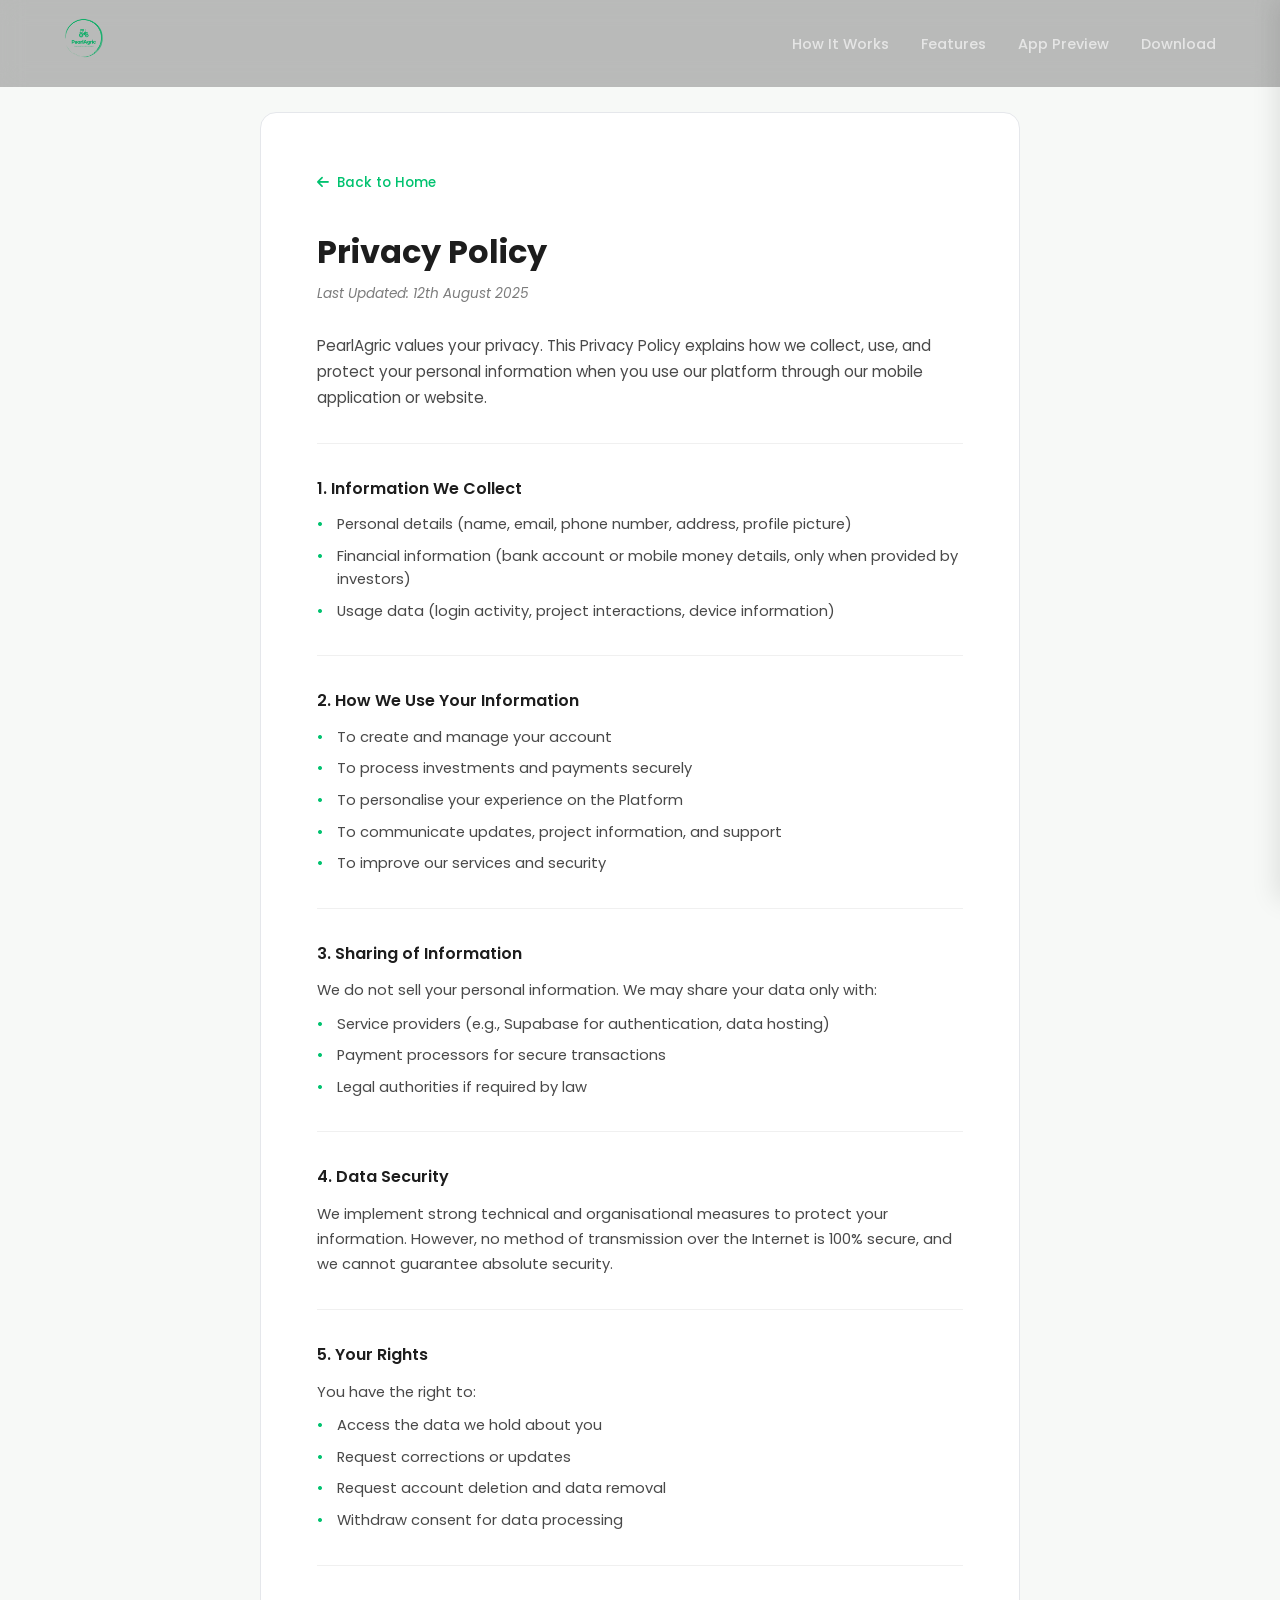
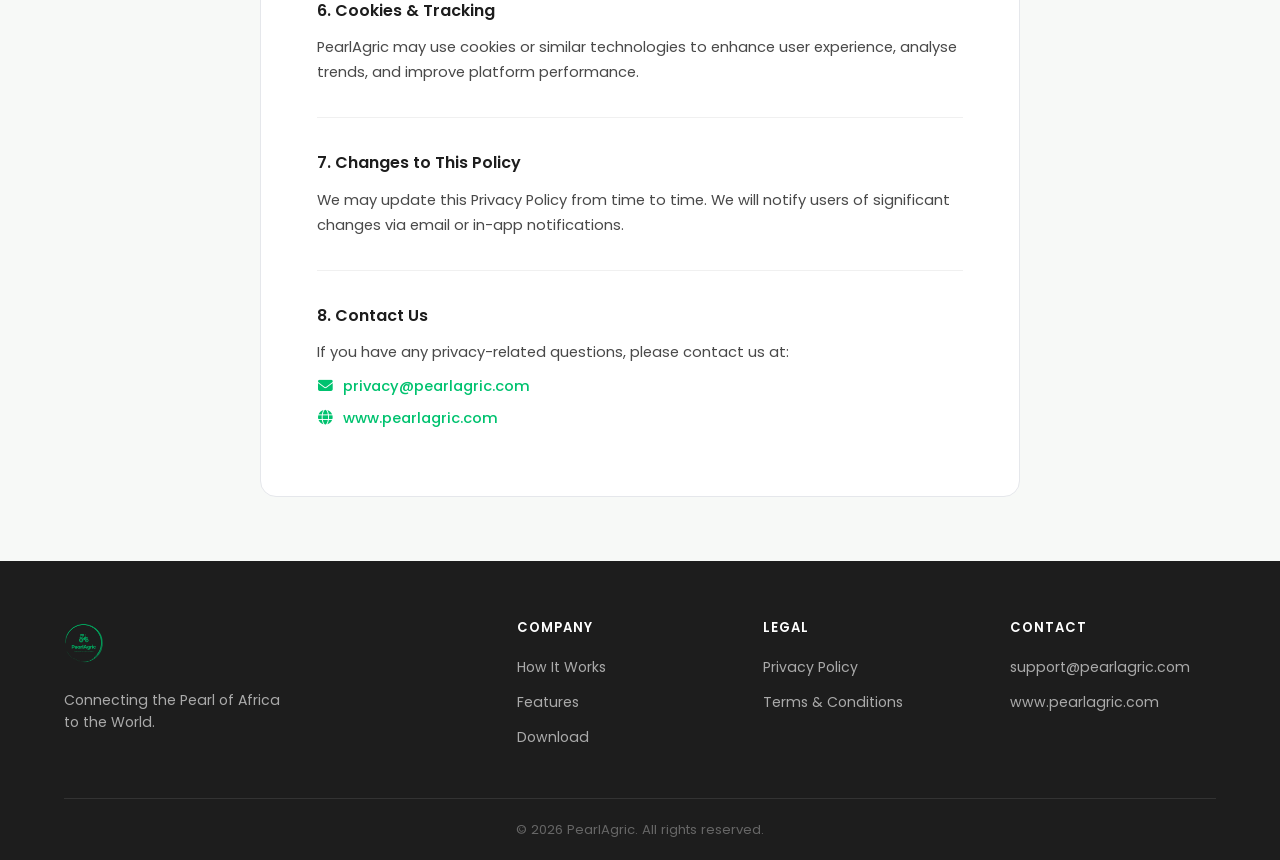
<file: privacy.html>
<!DOCTYPE html>
<html lang="en">
<head>
  <meta charset="UTF-8" />
  <meta name="viewport" content="width=device-width, initial-scale=1.0"/>
  <title>Privacy Policy | PearlAgric</title>
  <link rel="stylesheet" href="styles.css"/>
  <link rel="stylesheet" href="legal.css"/>
  <link rel="preconnect" href="https://fonts.googleapis.com">
  <link href="https://fonts.googleapis.com/css2?family=Poppins:wght@400;500;600;700&display=swap" rel="stylesheet">
  <link rel="stylesheet" href="https://cdnjs.cloudflare.com/ajax/libs/font-awesome/6.5.0/css/all.min.css"/>
</head>
<body>

  <!-- Navbar -->
  <header class="navbar">
    <div class="container nav-content">
      <a href="index.html"><img src="images/logo.png" alt="PearlAgric Logo" class="logo"/></a>
      <nav class="desktop-nav">
        <ul>
          <li><a href="index.html#how-it-works">How It Works</a></li>
          <li><a href="index.html#features">Features</a></li>
          <li><a href="index.html#screenshots">App Preview</a></li>
          <li><a href="index.html#download">Download</a></li>
        </ul>
      </nav>
      <button class="nav-toggle" aria-label="Open menu" aria-expanded="false">
        <i class="fa-solid fa-bars"></i>
      </button>
    </div>
  </header>

  <!-- Mobile Nav -->
  <div class="mobile-nav-overlay"></div>
  <nav class="mobile-nav" aria-label="Mobile navigation">
    <div class="mobile-nav-header">
      <img src="images/logo.png" alt="PearlAgric Logo" class="logo"/>
      <button class="nav-close" aria-label="Close menu"><i class="fa-solid fa-xmark"></i></button>
    </div>
    <ul>
      <li><a href="index.html#how-it-works">How It Works</a></li>
      <li><a href="index.html#features">Features</a></li>
      <li><a href="index.html#screenshots">App Preview</a></li>
      <li><a href="index.html#download">Download</a></li>
    </ul>
  </nav>

  <!-- Content -->
  <main class="legal-page">
    <div class="legal-container">
      <a href="index.html" class="back-link"><i class="fa-solid fa-arrow-left"></i> Back to Home</a>
      <h1>Privacy Policy</h1>
      <p class="legal-date">Last Updated: 12th August 2025</p>

      <p class="legal-intro">
        PearlAgric values your privacy. This Privacy Policy explains how we collect, use, and protect your personal information when you use our platform through our mobile application or website.
      </p>

      <section class="legal-section">
        <h2>1. Information We Collect</h2>
        <ul>
          <li>Personal details (name, email, phone number, address, profile picture)</li>
          <li>Financial information (bank account or mobile money details, only when provided by investors)</li>
          <li>Usage data (login activity, project interactions, device information)</li>
        </ul>
      </section>

      <section class="legal-section">
        <h2>2. How We Use Your Information</h2>
        <ul>
          <li>To create and manage your account</li>
          <li>To process investments and payments securely</li>
          <li>To personalise your experience on the Platform</li>
          <li>To communicate updates, project information, and support</li>
          <li>To improve our services and security</li>
        </ul>
      </section>

      <section class="legal-section">
        <h2>3. Sharing of Information</h2>
        <p>We do not sell your personal information. We may share your data only with:</p>
        <ul>
          <li>Service providers (e.g., Supabase for authentication, data hosting)</li>
          <li>Payment processors for secure transactions</li>
          <li>Legal authorities if required by law</li>
        </ul>
      </section>

      <section class="legal-section">
        <h2>4. Data Security</h2>
        <p>We implement strong technical and organisational measures to protect your information. However, no method of transmission over the Internet is 100% secure, and we cannot guarantee absolute security.</p>
      </section>

      <section class="legal-section">
        <h2>5. Your Rights</h2>
        <p>You have the right to:</p>
        <ul>
          <li>Access the data we hold about you</li>
          <li>Request corrections or updates</li>
          <li>Request account deletion and data removal</li>
          <li>Withdraw consent for data processing</li>
        </ul>
      </section>

      <section class="legal-section">
        <h2>6. Cookies &amp; Tracking</h2>
        <p>PearlAgric may use cookies or similar technologies to enhance user experience, analyse trends, and improve platform performance.</p>
      </section>

      <section class="legal-section">
        <h2>7. Changes to This Policy</h2>
        <p>We may update this Privacy Policy from time to time. We will notify users of significant changes via email or in-app notifications.</p>
      </section>

      <section class="legal-section">
        <h2>8. Contact Us</h2>
        <p>If you have any privacy-related questions, please contact us at:</p>
        <ul class="contact-list">
          <li><i class="fa-solid fa-envelope"></i> <a href="mailto:privacy@pearlagric.com">privacy@pearlagric.com</a></li>
          <li><i class="fa-solid fa-globe"></i> <a href="http://www.pearlagric.com">www.pearlagric.com</a></li>
        </ul>
      </section>
    </div>
  </main>

  <!-- Footer -->
  <footer class="footer">
    <div class="container footer-content">
      <div class="footer-brand">
        <img src="images/logo.png" alt="PearlAgric Logo" class="footer-logo"/>
        <p>Connecting the Pearl of Africa to the World.</p>
      </div>
      <div class="footer-links">
        <h4>Company</h4>
        <ul>
          <li><a href="index.html#how-it-works">How It Works</a></li>
          <li><a href="index.html#features">Features</a></li>
          <li><a href="index.html#download">Download</a></li>
        </ul>
      </div>
      <div class="footer-links">
        <h4>Legal</h4>
        <ul>
          <li><a href="privacy.html">Privacy Policy</a></li>
          <li><a href="terms.html">Terms &amp; Conditions</a></li>
        </ul>
      </div>
      <div class="footer-links">
        <h4>Contact</h4>
        <ul>
          <li><a href="mailto:support@pearlagric.com">support@pearlagric.com</a></li>
          <li><a href="http://www.pearlagric.com">www.pearlagric.com</a></li>
        </ul>
      </div>
    </div>
    <div class="footer-bottom">
      <p>© 2026 PearlAgric. All rights reserved.</p>
    </div>
  </footer>

  <script src="nav.js"></script>
</body>
</html>
</file>
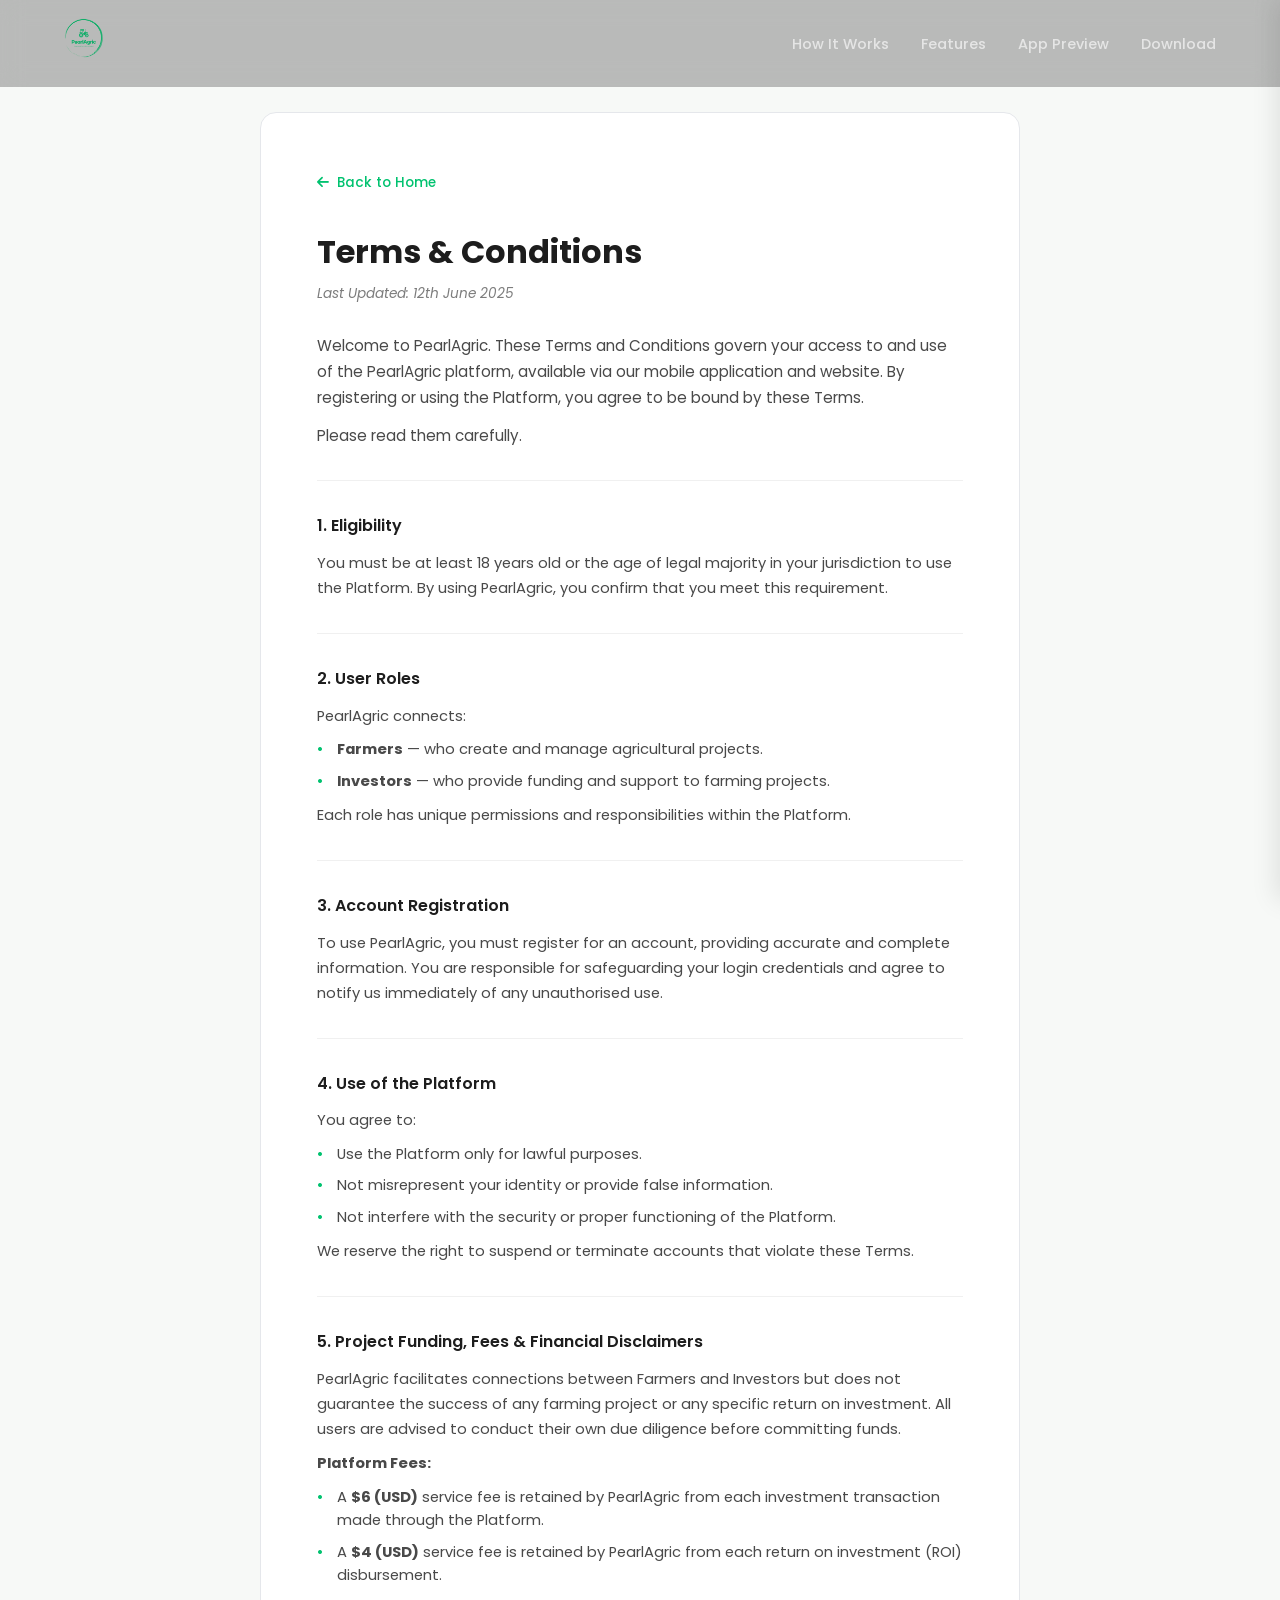
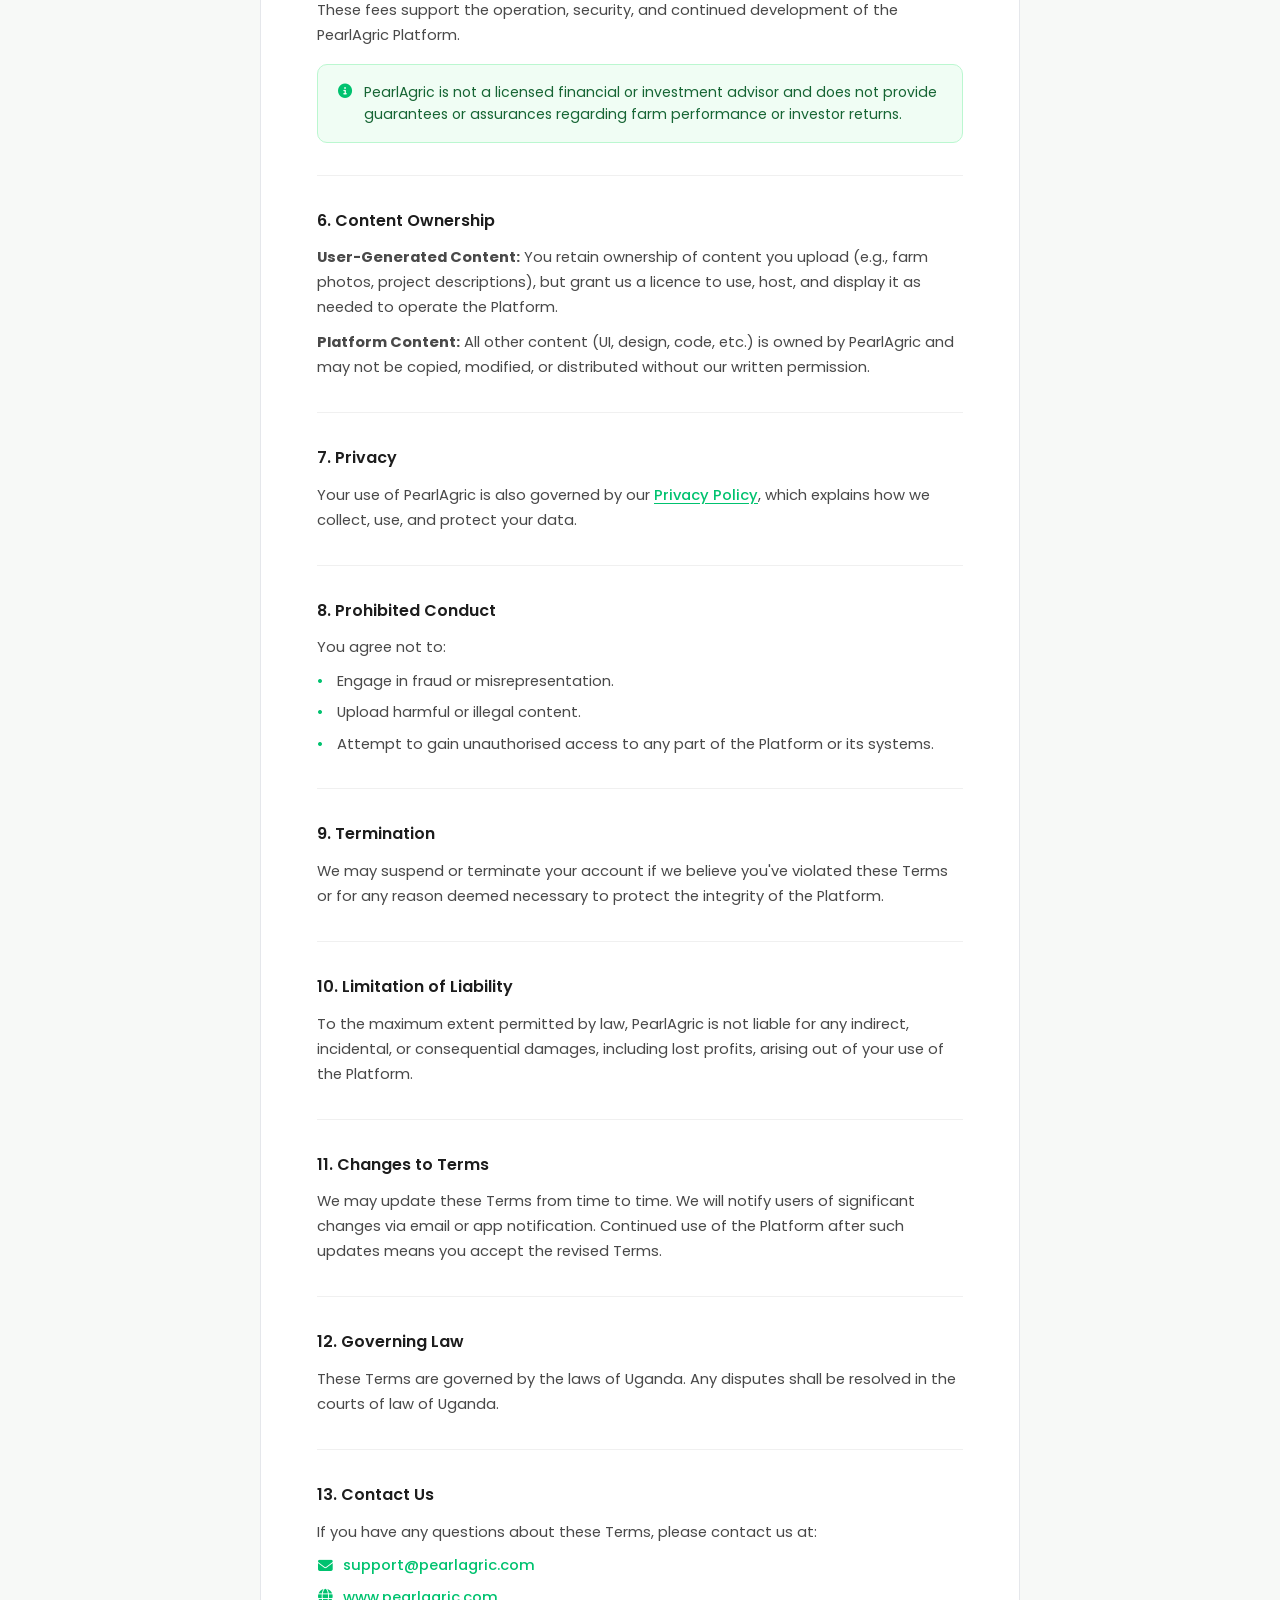
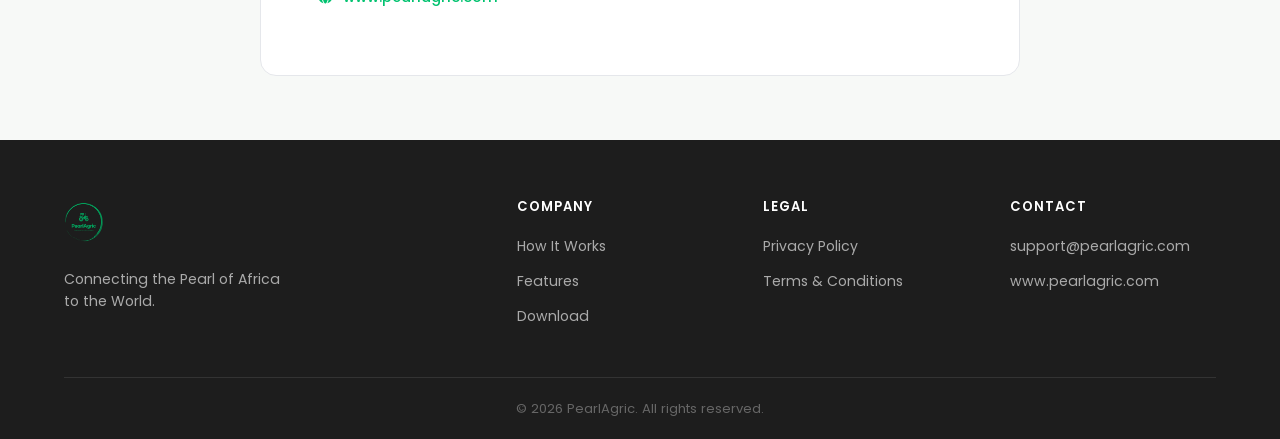
<file: terms.html>
<!DOCTYPE html>
<html lang="en">
<head>
  <meta charset="UTF-8" />
  <meta name="viewport" content="width=device-width, initial-scale=1.0"/>
  <title>Terms &amp; Conditions | PearlAgric</title>
  <link rel="stylesheet" href="styles.css"/>
  <link rel="stylesheet" href="legal.css"/>
  <link rel="preconnect" href="https://fonts.googleapis.com">
  <link href="https://fonts.googleapis.com/css2?family=Poppins:wght@400;500;600;700&display=swap" rel="stylesheet">
  <link rel="stylesheet" href="https://cdnjs.cloudflare.com/ajax/libs/font-awesome/6.5.0/css/all.min.css"/>
</head>
<body>

  <!-- Navbar -->
  <header class="navbar">
    <div class="container nav-content">
      <a href="index.html"><img src="images/logo.png" alt="PearlAgric Logo" class="logo"/></a>
      <nav class="desktop-nav">
        <ul>
          <li><a href="index.html#how-it-works">How It Works</a></li>
          <li><a href="index.html#features">Features</a></li>
          <li><a href="index.html#screenshots">App Preview</a></li>
          <li><a href="index.html#download">Download</a></li>
        </ul>
      </nav>
      <button class="nav-toggle" aria-label="Open menu" aria-expanded="false">
        <i class="fa-solid fa-bars"></i>
      </button>
    </div>
  </header>

  <!-- Mobile Nav -->
  <div class="mobile-nav-overlay"></div>
  <nav class="mobile-nav" aria-label="Mobile navigation">
    <div class="mobile-nav-header">
      <img src="images/logo.png" alt="PearlAgric Logo" class="logo"/>
      <button class="nav-close" aria-label="Close menu"><i class="fa-solid fa-xmark"></i></button>
    </div>
    <ul>
      <li><a href="index.html#how-it-works">How It Works</a></li>
      <li><a href="index.html#features">Features</a></li>
      <li><a href="index.html#screenshots">App Preview</a></li>
      <li><a href="index.html#download">Download</a></li>
    </ul>
  </nav>

  <!-- Content -->
  <main class="legal-page">
    <div class="legal-container">
      <a href="index.html" class="back-link"><i class="fa-solid fa-arrow-left"></i> Back to Home</a>
      <h1>Terms &amp; Conditions</h1>
      <p class="legal-date">Last Updated: 12th June 2025</p>

      <p class="legal-intro">
        Welcome to PearlAgric. These Terms and Conditions govern your access to and use of the PearlAgric platform, available via our mobile application and website. By registering or using the Platform, you agree to be bound by these Terms.
      </p>
      <p class="legal-intro">Please read them carefully.</p>

      <section class="legal-section">
        <h2>1. Eligibility</h2>
        <p>You must be at least 18 years old or the age of legal majority in your jurisdiction to use the Platform. By using PearlAgric, you confirm that you meet this requirement.</p>
      </section>

      <section class="legal-section">
        <h2>2. User Roles</h2>
        <p>PearlAgric connects:</p>
        <ul>
          <li><strong>Farmers</strong> — who create and manage agricultural projects.</li>
          <li><strong>Investors</strong> — who provide funding and support to farming projects.</li>
        </ul>
        <p>Each role has unique permissions and responsibilities within the Platform.</p>
      </section>

      <section class="legal-section">
        <h2>3. Account Registration</h2>
        <p>To use PearlAgric, you must register for an account, providing accurate and complete information. You are responsible for safeguarding your login credentials and agree to notify us immediately of any unauthorised use.</p>
      </section>

      <section class="legal-section">
        <h2>4. Use of the Platform</h2>
        <p>You agree to:</p>
        <ul>
          <li>Use the Platform only for lawful purposes.</li>
          <li>Not misrepresent your identity or provide false information.</li>
          <li>Not interfere with the security or proper functioning of the Platform.</li>
        </ul>
        <p>We reserve the right to suspend or terminate accounts that violate these Terms.</p>
      </section>

      <section class="legal-section">
        <h2>5. Project Funding, Fees &amp; Financial Disclaimers</h2>
        <p>PearlAgric facilitates connections between Farmers and Investors but does not guarantee the success of any farming project or any specific return on investment. All users are advised to conduct their own due diligence before committing funds.</p>
        <p><strong>Platform Fees:</strong></p>
        <ul>
          <li>A <strong>$6 (USD)</strong> service fee is retained by PearlAgric from each investment transaction made through the Platform.</li>
          <li>A <strong>$4 (USD)</strong> service fee is retained by PearlAgric from each return on investment (ROI) disbursement.</li>
        </ul>
        <p>These fees support the operation, security, and continued development of the PearlAgric Platform.</p>
        <div class="legal-notice">
          <i class="fa-solid fa-circle-info"></i>
          PearlAgric is not a licensed financial or investment advisor and does not provide guarantees or assurances regarding farm performance or investor returns.
        </div>
      </section>

      <section class="legal-section">
        <h2>6. Content Ownership</h2>
        <p><strong>User-Generated Content:</strong> You retain ownership of content you upload (e.g., farm photos, project descriptions), but grant us a licence to use, host, and display it as needed to operate the Platform.</p>
        <p><strong>Platform Content:</strong> All other content (UI, design, code, etc.) is owned by PearlAgric and may not be copied, modified, or distributed without our written permission.</p>
      </section>

      <section class="legal-section">
        <h2>7. Privacy</h2>
        <p>Your use of PearlAgric is also governed by our <a href="privacy.html" class="inline-link">Privacy Policy</a>, which explains how we collect, use, and protect your data.</p>
      </section>

      <section class="legal-section">
        <h2>8. Prohibited Conduct</h2>
        <p>You agree not to:</p>
        <ul>
          <li>Engage in fraud or misrepresentation.</li>
          <li>Upload harmful or illegal content.</li>
          <li>Attempt to gain unauthorised access to any part of the Platform or its systems.</li>
        </ul>
      </section>

      <section class="legal-section">
        <h2>9. Termination</h2>
        <p>We may suspend or terminate your account if we believe you've violated these Terms or for any reason deemed necessary to protect the integrity of the Platform.</p>
      </section>

      <section class="legal-section">
        <h2>10. Limitation of Liability</h2>
        <p>To the maximum extent permitted by law, PearlAgric is not liable for any indirect, incidental, or consequential damages, including lost profits, arising out of your use of the Platform.</p>
      </section>

      <section class="legal-section">
        <h2>11. Changes to Terms</h2>
        <p>We may update these Terms from time to time. We will notify users of significant changes via email or app notification. Continued use of the Platform after such updates means you accept the revised Terms.</p>
      </section>

      <section class="legal-section">
        <h2>12. Governing Law</h2>
        <p>These Terms are governed by the laws of Uganda. Any disputes shall be resolved in the courts of law of Uganda.</p>
      </section>

      <section class="legal-section">
        <h2>13. Contact Us</h2>
        <p>If you have any questions about these Terms, please contact us at:</p>
        <ul class="contact-list">
          <li><i class="fa-solid fa-envelope"></i> <a href="mailto:support@pearlagric.com">support@pearlagric.com</a></li>
          <li><i class="fa-solid fa-globe"></i> <a href="http://www.pearlagric.com">www.pearlagric.com</a></li>
        </ul>
      </section>
    </div>
  </main>

  <!-- Footer -->
  <footer class="footer">
    <div class="container footer-content">
      <div class="footer-brand">
        <img src="images/logo.png" alt="PearlAgric Logo" class="footer-logo"/>
        <p>Connecting the Pearl of Africa to the World.</p>
      </div>
      <div class="footer-links">
        <h4>Company</h4>
        <ul>
          <li><a href="index.html#how-it-works">How It Works</a></li>
          <li><a href="index.html#features">Features</a></li>
          <li><a href="index.html#download">Download</a></li>
        </ul>
      </div>
      <div class="footer-links">
        <h4>Legal</h4>
        <ul>
          <li><a href="privacy.html">Privacy Policy</a></li>
          <li><a href="terms.html">Terms &amp; Conditions</a></li>
        </ul>
      </div>
      <div class="footer-links">
        <h4>Contact</h4>
        <ul>
          <li><a href="mailto:support@pearlagric.com">support@pearlagric.com</a></li>
          <li><a href="http://www.pearlagric.com">www.pearlagric.com</a></li>
        </ul>
      </div>
    </div>
    <div class="footer-bottom">
      <p>© 2026 PearlAgric. All rights reserved.</p>
    </div>
  </footer>

  <script src="nav.js"></script>
</body>
</html>
</file>
<file: styles.css>
/* Reset & Global */
* {
  margin: 0;
  padding: 0;
  box-sizing: border-box;
}

body {
  font-family: 'Poppins', sans-serif;
  background: #fff;
  color: #494949;
  line-height: 1.6;
}

a {
  text-decoration: none;
  color: inherit;
}

/* Container */
.container {
  width: 90%;
  max-width: 1200px;
  margin: 0 auto;
}

/* Navbar */
.navbar {
  background: rgba(0, 0, 0, 0.25);
  backdrop-filter: blur(12px);
  -webkit-backdrop-filter: blur(12px);
  box-shadow: none;
  padding: 0.75rem 0;
  position: fixed;
  top: 0;
  left: 0;
  right: 0;
  z-index: 100;
  transform: translateY(0);
  transition: transform 0.3s ease;
}

.navbar.hidden {
  transform: translateY(-100%);
}

.nav-content {
  display: flex;
  justify-content: space-between;
  align-items: center;
  gap: 1rem;
}

.logo {
  height: 56px;
  width: auto;
}

.nav-content nav ul {
  display: flex;
  list-style: none;
  gap: 2rem;
  flex-wrap: wrap;
}

.nav-content a {
  font-size: 0.9rem;
  font-weight: 500;
  color: #e5e5e5;
  transition: color 0.2s;
}

.nav-content a:hover {
  color: #00C26F;
}

/* Hero */
.hero {
  background: linear-gradient(145deg, #003d22 0%, #006b3c 50%, #00C26F 100%);
  color: #fff;
  padding: clamp(6rem, 14vw, 10rem) 2rem clamp(4rem, 12vw, 8rem);
  text-align: center;
}

.hero-content {
  max-width: 780px;
  margin: 0 auto;
}

.hero-badge {
  display: inline-block;
  background: rgba(255,255,255,0.15);
  border: 1px solid rgba(255,255,255,0.3);
  color: #fff;
  font-size: 0.78rem;
  font-weight: 500;
  letter-spacing: 0.06em;
  text-transform: uppercase;
  padding: 0.4rem 1rem;
  border-radius: 20px;
  margin-bottom: 1.5rem;
}

.hero h1 {
  font-size: clamp(2.4rem, 7vw, 4rem);
  font-weight: 700;
  line-height: 1.15;
  margin-bottom: 1.25rem;
  color: #fff;
}

.slogan {
  font-size: clamp(1rem, 2.5vw, 1.15rem);
  color: rgba(255,255,255,0.85);
  max-width: 600px;
  margin: 0 auto 2.5rem;
}

.cta-buttons {
  display: flex;
  gap: 1rem;
  justify-content: center;
  flex-wrap: wrap;
}

.btn {
  padding: 0.85rem 2rem;
  border-radius: 30px;
  font-weight: 600;
  font-size: 0.95rem;
  transition: all 0.2s;
  display: inline-block;
}

.btn.primary {
  background: #00C26F;
  color: #fff;
  border: 2px solid #00C26F;
}

.btn.primary:hover {
  background: #00AC62;
  border-color: #00AC62;
  transform: translateY(-1px);
}

.btn.secondary {
  background: transparent;
  color: #fff;
  border: 2px solid rgba(255,255,255,0.6);
}

.btn.secondary:hover {
  background: rgba(255,255,255,0.1);
  border-color: #fff;
  transform: translateY(-1px);
}

/* Stats Bar */
.stats-bar {
  background: #1D1D1D;
  padding: 2.5rem 0;
}

.stats-grid {
  display: grid;
  grid-template-columns: repeat(auto-fit, minmax(140px, 1fr));
  gap: 1.5rem;
  text-align: center;
}

.stat-number {
  display: block;
  font-size: clamp(1.8rem, 4vw, 2.4rem);
  font-weight: 700;
  color: #00C26F;
  line-height: 1;
  margin-bottom: 0.4rem;
}

.stat-label {
  font-size: 0.82rem;
  color: #aaa;
  text-transform: uppercase;
  letter-spacing: 0.05em;
}

/* Sections */
.section {
  padding: clamp(3rem, 8vw, 5rem) 2rem;
}

.section.light {
  background: #f7f9f7;
}

.section-label {
  font-size: 0.78rem;
  font-weight: 600;
  text-transform: uppercase;
  letter-spacing: 0.1em;
  color: #00C26F;
  margin-bottom: 0.6rem;
}

.section h2 {
  font-size: clamp(1.6rem, 4vw, 2.2rem);
  font-weight: 700;
  color: #1D1D1D;
  margin-bottom: 0.75rem;
}

.section-sub {
  font-size: clamp(0.9rem, 2vw, 1.05rem);
  color: #7C7C7C;
  max-width: 560px;
  margin-bottom: 3rem;
}

/* Video */
.video-thumbnail-link {
  display: block;
  text-decoration: none;
  max-width: 860px;
  margin: 0 auto;
}

.video-wrapper {
  position: relative;
  padding-bottom: 56.25%;
  height: 0;
  border-radius: 16px;
  overflow: hidden;
  box-shadow: 0 8px 32px rgba(0,0,0,0.16);
}

.video-wrapper img {
  position: absolute;
  inset: 0;
  width: 100%;
  height: 100%;
  object-fit: cover;
  transition: transform 0.3s ease;
}

.video-thumbnail-link:hover .video-wrapper img {
  transform: scale(1.03);
}

.video-play-btn {
  position: absolute;
  inset: 0;
  display: flex;
  align-items: center;
  justify-content: center;
  background: rgba(0,0,0,0.3);
  transition: background 0.2s;
}

.video-thumbnail-link:hover .video-play-btn {
  background: rgba(0,0,0,0.45);
}

.video-play-btn i {
  font-size: 5rem;
  color: #fff;
  filter: drop-shadow(0 2px 8px rgba(0,0,0,0.4));
  transition: transform 0.2s;
}

.video-thumbnail-link:hover .video-play-btn i {
  transform: scale(1.1);
}

.video-cta {
  text-align: center;
  margin-top: 1rem;
  font-size: 0.9rem;
  font-weight: 500;
  color: #00C26F;
  display: flex;
  align-items: center;
  justify-content: center;
  gap: 0.4rem;
}

/* How It Works */
.steps-grid {
  display: grid;
  grid-template-columns: repeat(auto-fit, minmax(220px, 1fr));
  gap: 2rem;
  counter-reset: steps;
}

.step {
  position: relative;
  padding: 2rem 1.5rem;
  background: #fff;
  border-radius: 16px;
  border: 1px solid #e5e7eb;
  box-shadow: 0 2px 12px rgba(0,0,0,0.04);
  transition: transform 0.2s, box-shadow 0.2s;
}

.step:hover {
  transform: translateY(-4px);
  box-shadow: 0 8px 24px rgba(0,194,111,0.1);
}

.step-number {
  font-size: 2.5rem;
  font-weight: 700;
  color: #e5e7eb;
  line-height: 1;
  margin-bottom: 1rem;
}

.step h3 {
  font-size: 1rem;
  font-weight: 600;
  color: #1D1D1D;
  margin-bottom: 0.6rem;
}

.step p {
  font-size: 0.9rem;
  color: #7C7C7C;
  line-height: 1.6;
}

/* Features */
.features-grid {
  display: grid;
  grid-template-columns: repeat(auto-fit, minmax(280px, 1fr));
  gap: 1.5rem;
}

.feature-card {
  background: #fff;
  padding: 1.75rem;
  border-radius: 16px;
  border: 1px solid #e5e7eb;
  transition: transform 0.2s, box-shadow 0.2s;
}

.feature-card:hover {
  transform: translateY(-4px);
  box-shadow: 0 8px 24px rgba(0,194,111,0.1);
}

.feature-icon {
  width: 48px;
  height: 48px;
  background: #e8faf2;
  border-radius: 12px;
  display: flex;
  align-items: center;
  justify-content: center;
  margin-bottom: 1rem;
  font-size: 1.2rem;
  color: #00C26F;
}

.audience-icon {
  font-size: 1.8rem;
  color: #00C26F;
}

.feature-card h3 {
  font-size: 1rem;
  font-weight: 600;
  color: #1D1D1D;
  margin-bottom: 0.5rem;
}

.feature-card p {
  font-size: 0.9rem;
  color: #7C7C7C;
  line-height: 1.6;
}

/* Audience Split */
.audience-split {
  background: #fff;
}

.audience-grid {
  display: grid;
  grid-template-columns: repeat(auto-fit, minmax(280px, 1fr));
  gap: 2rem;
}

.audience-card {
  padding: 2.5rem 2rem;
  border-radius: 20px;
  border: 1px solid #e5e7eb;
  display: flex;
  flex-direction: column;
  gap: 1.25rem;
}

.audience-card.farmer {
  background: linear-gradient(160deg, #f0fdf4, #dcfce7);
  border-color: #bbf7d0;
}

.audience-card.investor {
  background: linear-gradient(160deg, #f0f9ff, #e0f2fe);
  border-color: #bae6fd;
}


.audience-card h3 {
  font-size: 1.3rem;
  font-weight: 700;
  color: #1D1D1D;
}

.audience-card ul {
  list-style: none;
  display: flex;
  flex-direction: column;
  gap: 0.6rem;
  flex: 1;
}

.audience-card ul li {
  font-size: 0.9rem;
  color: #494949;
  padding-left: 1.25rem;
  position: relative;
}

.audience-card ul li::before {
  content: '✓';
  position: absolute;
  left: 0;
  color: #00C26F;
  font-weight: 700;
}

/* Screenshots */
.screenshots-grid {
  display: grid;
  grid-template-columns: repeat(auto-fit, minmax(160px, 1fr));
  gap: 1.25rem;
}

.screenshot {
  width: 100%;
  border-radius: 20px;
  box-shadow: 0 4px 20px rgba(0,0,0,0.12);
  transition: transform 0.2s, box-shadow 0.2s;
  display: block;
}

.screenshot:hover {
  transform: translateY(-6px);
  box-shadow: 0 12px 32px rgba(0,0,0,0.18);
}

/* Download */
.download-section {
  background: linear-gradient(145deg, #003d22 0%, #006b3c 50%, #00C26F 100%);
  color: #fff;
  text-align: center;
}

.download-section .section-label {
  color: rgba(255,255,255,0.7);
}

.download-section h2 {
  color: #fff;
  margin-bottom: 0.75rem;
}

.download-section p {
  color: rgba(255,255,255,0.8);
  font-size: 1rem;
  margin-bottom: 2.5rem;
}

.store-buttons {
  display: flex;
  gap: 1.25rem;
  justify-content: center;
  flex-wrap: wrap;
}

.store-btn img {
  height: 52px;
  display: block;
  transition: transform 0.2s, opacity 0.2s;
  border-radius: 10px;
}

.store-btn:hover img {
  transform: scale(1.05);
  opacity: 0.9;
}

/* Footer */
.footer {
  background: #1D1D1D;
  color: #aaa;
  padding: 3.5rem 0 0;
}

.footer-content {
  display: grid;
  grid-template-columns: 2fr 1fr 1fr 1fr;
  gap: 2.5rem;
  padding-bottom: 3rem;
  border-bottom: 1px solid #333;
}

.footer-brand {
  display: flex;
  flex-direction: column;
  gap: 1rem;
}

.footer-logo {
  height: 56px;
  width: auto;
  align-self: flex-start;
}

.footer-brand p {
  font-size: 0.88rem;
  line-height: 1.6;
  max-width: 220px;
}

.footer-links h4 {
  font-size: 0.82rem;
  font-weight: 600;
  text-transform: uppercase;
  letter-spacing: 0.08em;
  color: #fff;
  margin-bottom: 1rem;
}

.footer-links ul {
  list-style: none;
  display: flex;
  flex-direction: column;
  gap: 0.6rem;
}

.footer-links a {
  font-size: 0.88rem;
  color: #aaa;
  transition: color 0.2s;
}

.footer-links a:hover {
  color: #00C26F;
}

.footer-bottom {
  text-align: center;
  padding: 1.25rem 0;
  font-size: 0.82rem;
  color: #666;
}

/* Responsive */
@media (max-width: 900px) {
  .footer-content {
    grid-template-columns: 1fr 1fr;
  }

  .footer-brand {
    grid-column: 1 / -1;
  }
}

@media (max-width: 768px) {
  .nav-content nav ul {
    gap: 1.2rem;
  }

  .cta-buttons {
    flex-direction: column;
    align-items: center;
  }

  .btn {
    width: 100%;
    max-width: 280px;
    text-align: center;
  }

  .screenshots-grid {
    grid-template-columns: repeat(auto-fit, minmax(130px, 1fr));
  }
}

/* Mobile Nav */
.nav-toggle {
  display: none;
  background: none;
  border: none;
  cursor: pointer;
  font-size: 1.3rem;
  color: #e5e5e5;
  padding: 0.25rem 0.5rem;
  line-height: 1;
}

.mobile-nav-overlay {
  display: none;
  position: fixed;
  inset: 0;
  background: rgba(0, 0, 0, 0.4);
  z-index: 200;
  opacity: 0;
  transition: opacity 0.3s ease;
}

.mobile-nav-overlay.open {
  display: block;
  opacity: 1;
}

.mobile-nav {
  position: fixed;
  top: 0;
  right: 0;
  height: 100%;
  width: min(320px, 85vw);
  background: #fff;
  z-index: 201;
  padding: 1.5rem;
  display: flex;
  flex-direction: column;
  gap: 2rem;
  transform: translateX(100%);
  transition: transform 0.3s ease;
  box-shadow: -4px 0 24px rgba(0,0,0,0.1);
}

.mobile-nav.open {
  transform: translateX(0);
}

.mobile-nav-header {
  display: flex;
  align-items: center;
  justify-content: space-between;
}

.nav-close {
  background: none;
  border: none;
  cursor: pointer;
  font-size: 1.4rem;
  color: #494949;
  padding: 0.25rem;
  line-height: 1;
  transition: color 0.2s;
}

.nav-close:hover {
  color: #00C26F;
}

.mobile-nav ul {
  list-style: none;
  display: flex;
  flex-direction: column;
  gap: 0;
}

.mobile-nav ul li a {
  display: block;
  padding: 1rem 0;
  font-size: 1rem;
  font-weight: 500;
  color: #1D1D1D;
  border-bottom: 1px solid #f0f0f0;
  transition: color 0.2s;
}

.mobile-nav ul li a:hover {
  color: #00C26F;
}

@media (max-width: 600px) {
  .desktop-nav {
    display: none;
  }

  .nav-toggle {
    display: block;
  }

  .footer-content {
    grid-template-columns: 1fr;
  }

  .stats-grid {
    grid-template-columns: 1fr 1fr;
  }
}
</file>
<file: legal.css>
.legal-page {
  background: #f7f9f7;
  min-height: 100vh;
  padding: clamp(5rem, 10vw, 7rem) 1.5rem clamp(2.5rem, 6vw, 4rem);
}

.legal-container {
  max-width: 760px;
  margin: 0 auto;
  background: #fff;
  border-radius: 16px;
  border: 1px solid #e5e7eb;
  padding: clamp(2rem, 5vw, 3.5rem);
}

.back-link {
  display: inline-flex;
  align-items: center;
  gap: 0.5rem;
  font-size: 0.85rem;
  font-weight: 500;
  color: #00C26F;
  margin-bottom: 2rem;
  transition: gap 0.2s;
}

.back-link:hover {
  gap: 0.75rem;
}

.legal-container h1 {
  font-size: clamp(1.6rem, 4vw, 2rem);
  font-weight: 700;
  color: #1D1D1D;
  margin-bottom: 0.4rem;
}

.legal-date {
  font-size: 0.85rem;
  color: #7C7C7C;
  font-style: italic;
  margin-bottom: 1.75rem;
}

.legal-intro {
  font-size: 0.95rem;
  color: #494949;
  line-height: 1.7;
  margin-bottom: 0.75rem;
}

.legal-section {
  margin-top: 2rem;
  padding-top: 2rem;
  border-top: 1px solid #f0f0f0;
}

.legal-section h2 {
  font-size: 1rem;
  font-weight: 600;
  color: #1D1D1D;
  margin-bottom: 0.75rem;
}

.legal-section p {
  font-size: 0.92rem;
  color: #494949;
  line-height: 1.7;
  margin-bottom: 0.6rem;
}

.legal-section ul {
  list-style: none;
  display: flex;
  flex-direction: column;
  gap: 0.5rem;
  margin: 0.6rem 0;
}

.legal-section ul li {
  font-size: 0.92rem;
  color: #494949;
  line-height: 1.6;
  padding-left: 1.25rem;
  position: relative;
}

.legal-section ul li::before {
  content: '•';
  position: absolute;
  left: 0;
  color: #00C26F;
  font-weight: 700;
}

.legal-notice {
  display: flex;
  align-items: flex-start;
  gap: 0.75rem;
  background: #f0fdf4;
  border: 1px solid #bbf7d0;
  border-radius: 10px;
  padding: 1rem 1.25rem;
  font-size: 0.88rem;
  color: #166534;
  line-height: 1.6;
  margin-top: 1rem;
}

.legal-notice i {
  margin-top: 0.2rem;
  flex-shrink: 0;
  color: #00C26F;
}

.contact-list {
  margin-top: 0.75rem;
}

.contact-list li {
  display: flex;
  align-items: center;
  gap: 0.6rem;
  padding-left: 0 !important;
}

.contact-list li::before {
  display: none;
}

.contact-list i {
  color: #00C26F;
  width: 16px;
  text-align: center;
}

.contact-list a {
  color: #00C26F;
  font-weight: 500;
  transition: color 0.2s;
}

.contact-list a:hover {
  color: #00AC62;
}

.inline-link {
  color: #00C26F;
  font-weight: 500;
  text-decoration: underline;
  text-underline-offset: 3px;
}

.inline-link:hover {
  color: #00AC62;
}
</file>
